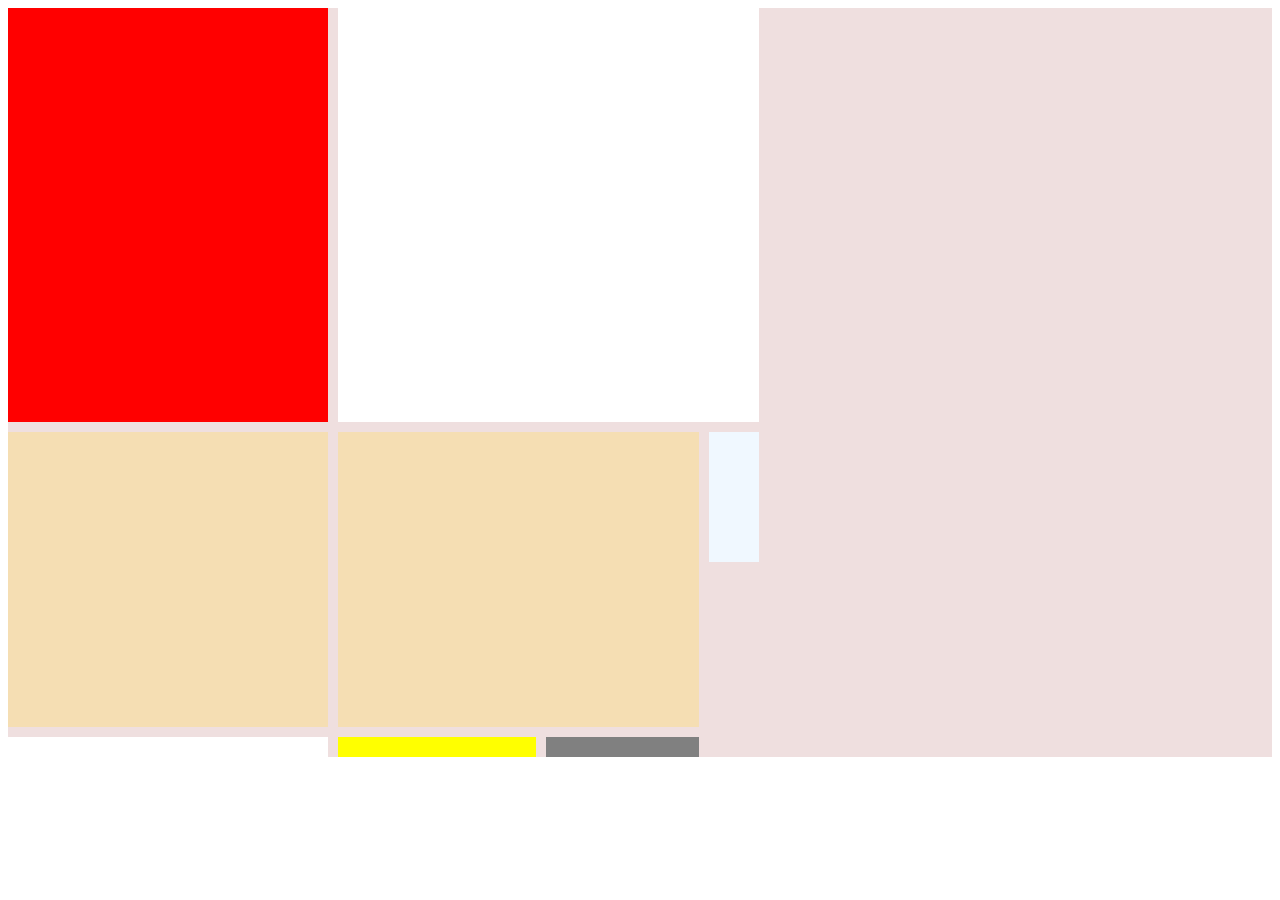
<file: 10.3 Mondrian Project/index.html>
<!DOCTYPE html>
<html lang="en">
  <head>
    <meta charset="UTF-8" />
    <meta name="viewport" content="width=device-width, initial-scale=1.0" />
    <title>Mondrian Project</title>
    <style>
      /*
      Write your CSS here
      Gap Colour: #000
      White: #F0F1EC
      Red: #E72F24
      Black: #232629
      Blue: #004592
      Yellow: #F9D01E


      For dimensions, see dimensions.png image.
      HINT: Remember you can't change the properties of grid lines.
      But grid lines are transparent!
      */
      .container {
        background-color: rgb(239, 223, 223);
        display: grid;
        grid-template-columns: 320px 198px 153px 50px;
        grid-template-rows: 414px 130px 155px 20px;
        gap: 10px;
      }
      .red {
        background-color: red;
      }
      .white1 {
        grid-column: span 3;
        background-color: white;
      }
      .white2 {
        background-color: wheat;
        grid-row: span 2;
      }
      .white3 {
        background-color: wheat;
        grid-column: span 2;
        grid-row: span 2;
      }
      .white4 {
        grid-area: 3/4 / span / span 1;

        background-color: aliceblue;
      }
      .white5 {
        grid-area: 4/1 / span 1 / span 1;
        background-color: white;
      }
      .yellow {
        grid-area: 4/2 / span 1 / span 1;
        background-color: yellow;
      }
      .grey {
        grid-area: 4/3 / span 1 / span 1;
        background-color: grey;
      }
    </style>
  </head>

  <body>
    <div class="container">
      <div class="items red"></div>
      <div class="items white1"></div>
      <div class="items white2"></div>
      <div class="items white3"></div>
      <div class="items white4"></div>
      <div class="items white5"></div>
      <div class="items yellow"></div>
      <div class="items grey"></div>
      <div class="items"></div>
    </div>
  </body>
</html>
</file>
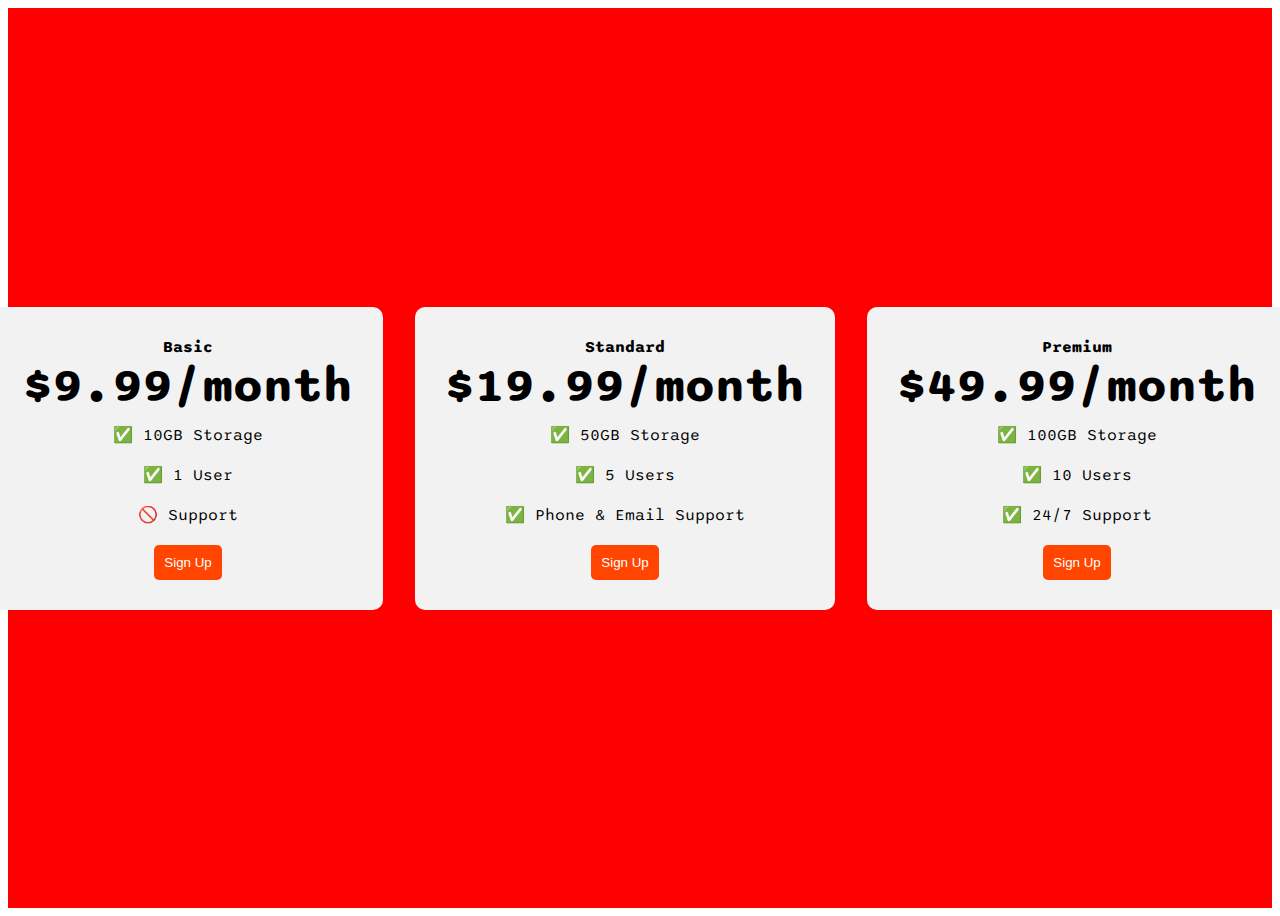
<file: Flexbox Pricing Table/index.html>
<!DOCTYPE html>
<html>

<head>
  <title>Flexbox Pricing Table</title>
  <link rel="preconnect" href="https://fonts.googleapis.com">
  <link rel="preconnect" href="https://fonts.gstatic.com" crossorigin>
  <link href="https://fonts.googleapis.com/css2?family=Sono:wght@400;700&display=swap" rel="stylesheet">
  <style>
    body {
      font-family: 'Sono', sans-serif;
    }
    .pricing-container{
      
      display:flex;
      height: 100vh;
      gap: 2rem;
      justify-content: center;
      align-items: center;
      background-color: red;
      
      
    }
    .plan-title{
      font-weight: bold;
      text-align: center;
    }
    .plan-price{
      font-size: 48px;
      font-weight: bold;
      margin-bottom: 10px;
    }
    .pricing-plan{
      background-color: #f2f2f2;
      padding: 30px;
      border-radius: 10px;
      flex-grow: 1;
      text-align: center;
      max-width: 400px;

    }
    .plan-button{
      background-color: orangered;
      border: none;
      border-radius: 5px;
      color:white;
      padding: 10px;
      

    }
    .plan-features {
      list-style: none;
      padding: 0;
      margin: 0;

    }
    .plan-features li {
      margin-bottom: 20px;
    }
    @media (max-width: 1250px)
    {
     
      .pricing-container {
        flex-direction: column;
        height:100%;
      }
    }
   
  </style>
</head>

<body>
  <div class="pricing-container">
    <div class="pricing-plan">
      <div class="plan-title">Basic</div>
      <div class="plan-price">$9.99/month</div>
      <ul class="plan-features">
        <li>✅ 10GB Storage</li>
        <li>✅ 1 User</li>
        <li>🚫 Support</li>
      </ul>
      <button class="plan-button">Sign Up</a>
    </div>
    <div class="pricing-plan">
      <div class="plan-title">Standard</div>
      <div class="plan-price">$19.99/month</div>
      <ul class="plan-features">
        <li>✅ 50GB Storage</li>
        <li>✅ 5 Users</li>
        <li>✅ Phone &amp; Email Support</li>
      </ul>
      <button class="plan-button">Sign Up</a>
    </div>
    <div class="pricing-plan">
      <div class="plan-title">Premium</div>
      <div class="plan-price">$49.99/month</div>
      <ul class="plan-features">
        <li>✅ 100GB Storage</li>
        <li>✅ 10 Users</li>
        <li>✅ 24/7 Support</li>
      </ul>
      <button class="plan-button">Sign Up</a>
    </div>
  </div>

</body>

</html>
</file>
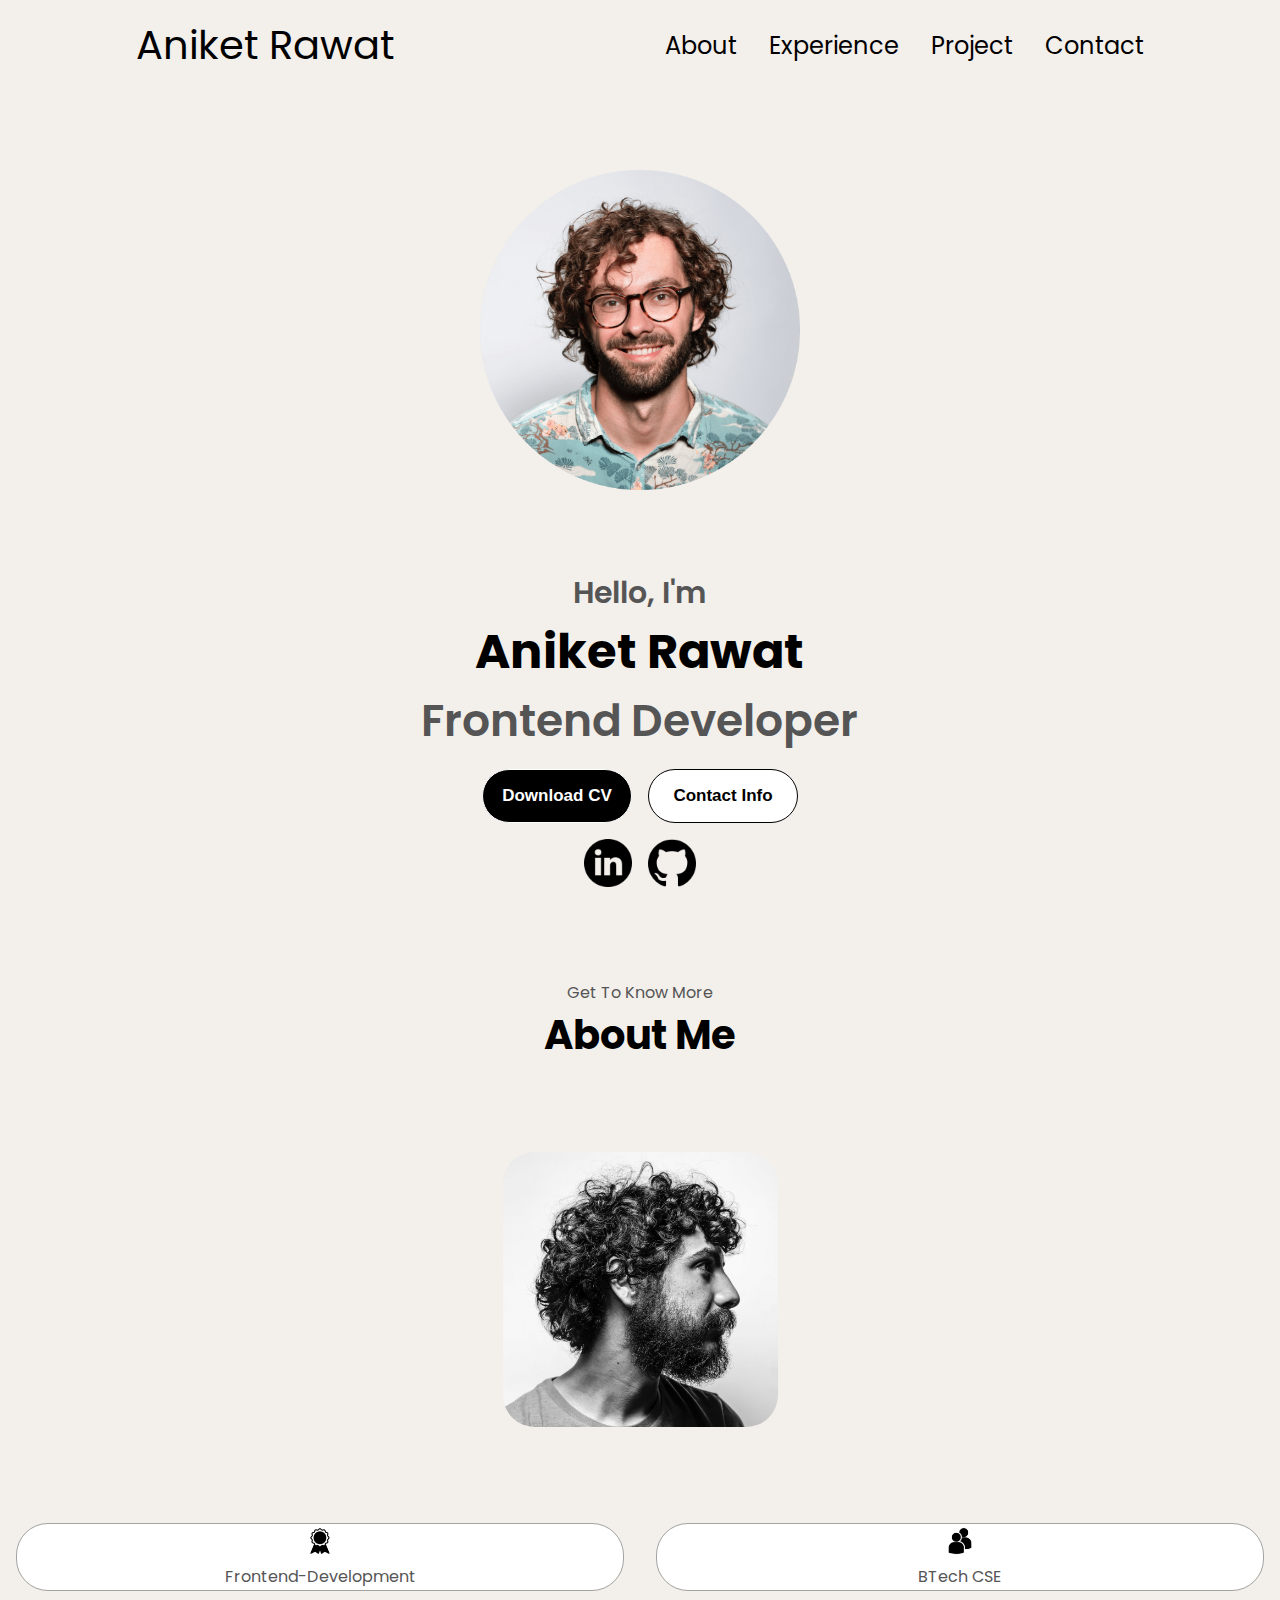
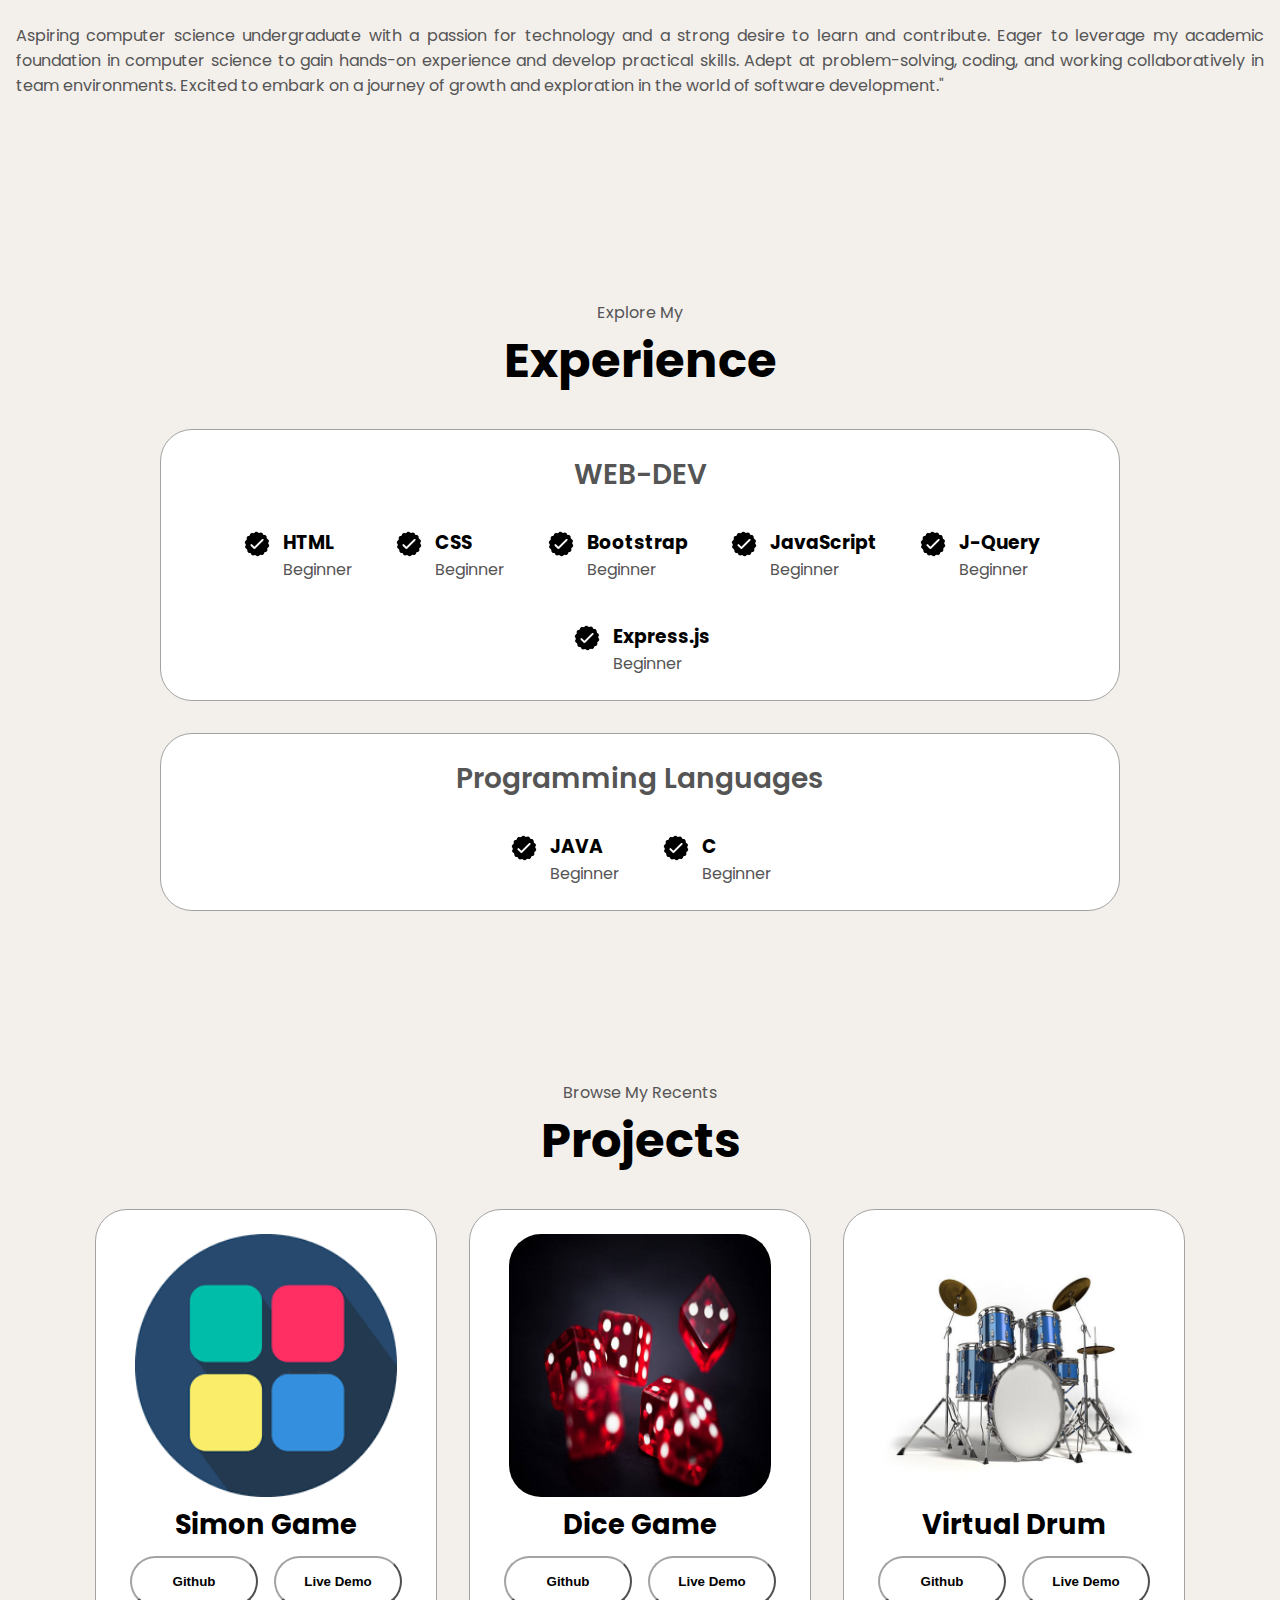
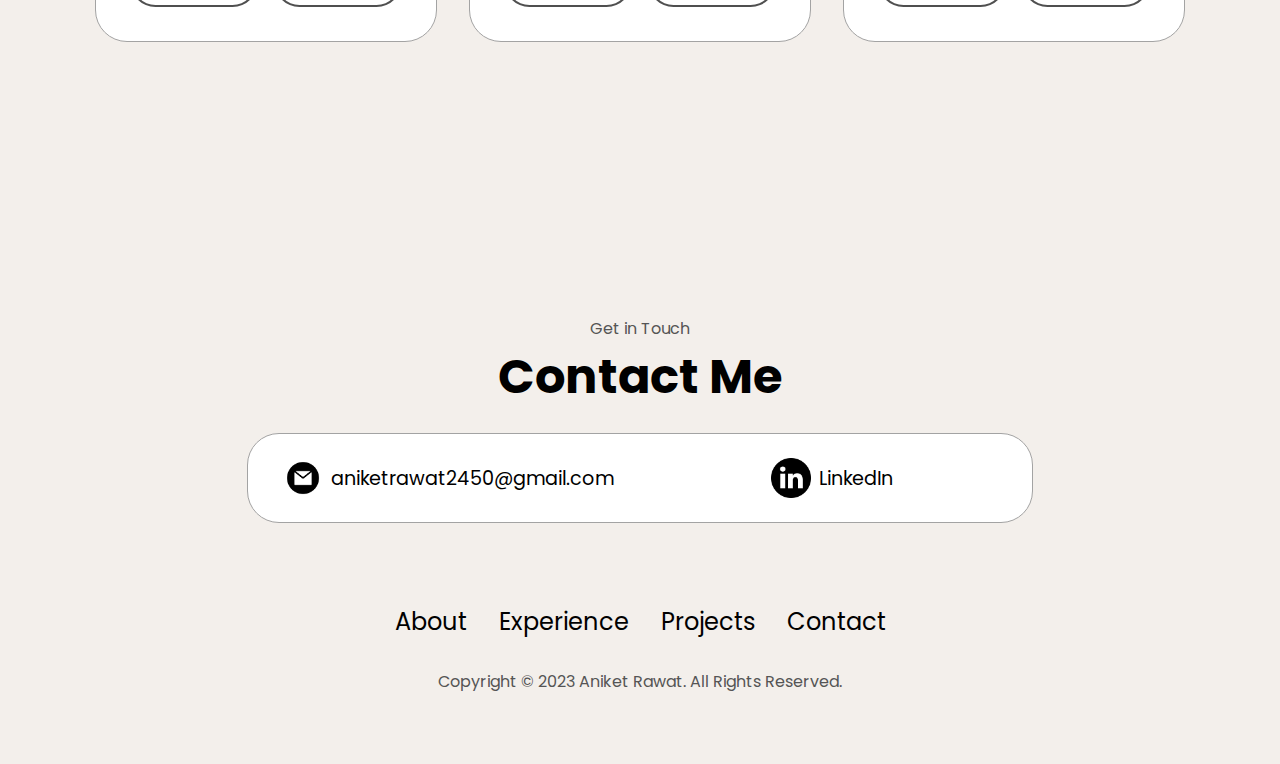
<file: Porfolio-Website/index.html>
<!DOCTYPE html>
<html lang="en">
  <head>
    <meta charset="UTF-8" />
    <meta name="viewport" content="width=device-width, initial-scale=1.0" />
    <title>My portfolio</title>
    <link rel="stylesheet" href="style.css" />
    <link rel="stylesheet" href="mediaqueries.css" />
  </head>
  <body>
    <!-- Navbar -->
    <nav id="desktop-nav">
      <div class="logo">Aniket Rawat</div>
      <div>
        <ul class="nav-links">
          <li><a href="#About-page">About</a></li>
          <li><a href="#experience">Experience</a></li>
          <li><a href="#projects">Project</a></li>
          <li><a href="#contact">Contact</a></li>
        </ul>
      </div>
    </nav>
    <nav id="hamburger-nav">
      <div class="logo">Aniket Rawat</div>
      <div class="hamburger-menu">
        <div class="hamburger-icon" onclick="toggleMenu()">
          <span></span>
          <span></span>
          <span></span>
        </div>

        <div class="menu-links">
          <li><a href="#About-page" onclick="toggleMenu()">About</a></li>
          <li><a href="#experience" onclick="toggleMenu()">Experience</a></li>
          <li><a href="#projects" onclick="toggleMenu()"> Project</a></li>
          <li><a href="#contact" onclick="toggleMenu()">Contact</a></li>
        </div>
      </div>
    </nav>
     <!-- Profile Page -->
     <section id="profile">
      <div class="section-container">
        <div class="section__pic-container">
          <img src="./Asset/profile-pic.png" alt="This is a profile picture" />
        </div>
        <div class="section__text">
          <div class="intro">
            <p class="section__text__p1">Hello, I'm</p>
            <h1 class="title">Aniket Rawat</h1>
            <p class="section__text__p2">Frontend Developer</p>
          </div>
          <div class="btn-container">
            <button
              class="btn btn-color-2"
              onclick="window.open('./Asset/Resume.pdf')"
            >
              Download CV
            </button>
            <button
              class="btn btn-color-1"
              onclick="location.href='./#contact'"
            >
              Contact Info
            </button>
          </div>
          <div id="socials-container">
            <img
              src="./Asset/linkedin.png"
              alt="My LinkedIn Profile"
              class="icon"
              onclick="location.href='https://www.linkedin.com/in/aniket-rawat-a264b3227/'"
            />
            <img
              src="./Asset/github.png"
              alt="My github Profile Profile"
              class="icon"
              onclick="location.href='https://github.com/Aniket2562003/'"
            />
          </div>
        </div>
      </div>
    </section> 
      <!-- About Page  -->
      <section id="About-page"> 
      <p class="p1">Get To Know More</p>
      <h1>About Me</h1>
      <div class="About-Container">
        <div class="About-pic-container">
          <img src="./Asset/about-pic.png" alt="This is an Image" />
        </div>
        <div class="About-Container-intro">
          <div class="About-Container-intro-1">
            <div class="E-C Experience-container">
              <img src="./Asset/experience.png" alt="Logo for experience" />
              <!-- <p>2+ years</p> -->
              <p>Frontend-Development</p>
            </div>
            <div class="E-C Education-Qualification-Container">
              <img src="./Asset/education.png" alt="Education Logo" />
              <p>BTech CSE</p>
              <!-- <p>MTech Masters Degree</p> -->
            </div>
          </div>
          <div class="About-Container-intro-2">
            <p class="p2">
              Aspiring computer science undergraduate with a passion for technology
and a strong desire to learn and contribute. Eager to leverage my
academic foundation in computer science to gain hands-on experience
and develop practical skills. Adept at problem-solving, coding, and
working collaboratively in team environments. Excited to embark
on a journey of growth and exploration in the world of software
development."
            </p>
          </div>
        </div>
      </div>
      <!-- <img onclick="arrow()"
        class="Arrow-symbol"
        src="./Asset/arrow.png"
        alt="This is an arrow symbol."
      /> -->
    </section>   

    <!-- -Experience Section  -->
   <section id="experience">
      <p class="section_text_pq">Explore My</p>
      <h1 class="title">Experience</h1>
      <div class="skills-container">
        <div class="skill-container-1">
          <h1 class="skill-Domain">WEB-DEV</h1>
          <div class="skills">
            <article>
              <div>
                <img
                  class="checkmark-icon"
                  src="./Asset/checkmark.png"
                  alt="This is a checkmark image"
                />
              </div>
              <div>
                <h3>HTML</h3>
                <p>Beginner</p>
              </div>
            </article>
            <article>
              <div>
                <img
                  class="checkmark-icon"
                  src="./Asset/checkmark.png"
                  alt="This is a checkmark image"
                />
              </div>
              <div>
                <h3>CSS</h3>
                <p>Beginner</p>
              </div>
            </article>
            <article>
              <div>
                <img
                  class="checkmark-icon"
                  src="./Asset/checkmark.png"
                  alt="This is a checkmark image"
                />
              </div>
              <div>
                <h3>Bootstrap</h3>
                <p>Beginner</p>
              </div>
            </article>
            <article>
              <div>
                <img
                  class="checkmark-icon"
                  src="./Asset/checkmark.png"
                  alt="This is a checkmark image"
                />
              </div>
              <div>
                <h3>JavaScript</h3>
                <p>Beginner</p>
              </div>
            </article>
            
            <article>
              <div class="checkmark-icon">
                <img
                  class="checkmark-icon"
                  src="./Asset/checkmark.png"
                  alt="This is a checkmark image"
                />
              </div>
              <div>
                <h3>J-Query</h3>
                <p>Beginner</p>
              </div>
            </article>

            <article>
              <div class="checkmark-icon">
                <img
                  class="checkmark-icon"
                  src="./Asset/checkmark.png"
                  alt="This is a checkmark image"
                />
              </div>
              <div>
                <h3>Express.js</h3>
                <p>Beginner</p>
              </div>
            </article>
          </div>
        </div> 

        <div class="skill-container-2">
          <h1 class="skill-Domain">Programming Languages</h1>
          <div class="skills">
            <article>
              <div>
                <img
                  class="checkmark-icon"
                  src="./Asset/checkmark.png"
                  alt="This is a checkmark image"
                />
              </div>
              <div>
                <h3>JAVA</h3>
                <p>Beginner</p>
              </div>
            </article>
            <article>
              <div>
                <img
                  class="checkmark-icon"
                  src="./Asset/checkmark.png"
                  alt="This is a checkmark image"
                />
              </div>
              <div>
                <h3>C</h3>
                <p>Beginner</p>
              </div>
            </article>
            <!-- <article>
              <div>
                <img
                  class="checkmark-icon"
                  src="./Asset/checkmark.png"
                  alt="This is a checkmark image"
                />
              </div>
              <div>
                <h3>HTML</h3>
                <p>Experienced</p>
              </div>
            </article>
            <article>
              <div>
                <img
                  class="checkmark-icon"
                  src="./Asset/checkmark.png"
                  alt="This is a checkmark image"
                />
              </div>
              <div>
                <h3>HTML</h3>
                <p>Experienced</p>
              </div>
            </article>
            <article>
              <div>
                <img
                  class="checkmark-icon"
                  src="./Asset/checkmark.png"
                  alt="This is a checkmark image"
                />
              </div>
              <div>
                <h3>HTML</h3>
                <p>Experienced</p>
              </div>
            </article>
            <article>
              <div class="checkmark-icon">
                <img
                  class="checkmark-icon"
                  src="./Asset/checkmark.png"
                  alt="This is a checkmark image"
                />
              </div>
              <div>
                <h3>HTML</h3>
                <p>Experienced</p>
              </div>
            </article> -->
          </div>
        </div>
      </div> 
    </section> 

    <!-- Projects -->
     <section id="projects">
      <p class="p1">Browse My Recents</p>
      <h1 class="title">Projects</h1>
      <div class="projects-container">
        <div class="project-div project-One">
          <div class="Project-img-container">
            <img class="project-img" src="./Asset/download.png" alt="" />
          </div>
          <h2>Simon Game</h2>
          <div class="projects-container-buttons">
            <button>Github</button>
            <button>Live Demo</button>
          </div>
        </div> 

         <div class="project-div project-Two"> 
          <div class="Project-img-container">
            <img class="project-img" src="./Asset/resize-1697799611769930583gettyimages615668546612x612.jpg" alt="" />
          </div>
          <h2>Dice Game</h2>
          <div class="projects-container-buttons">
            <button>Github</button>
            <button>Live Demo</button>
          </div>
        </div>

        <div class="project-div project-Three">
          <div class="Project-img-container">
            <img class="project-img" src="./Asset/resize-1697799853861558055istockphoto147033398612x612.jpg" alt="" />
          </div>
          <h2>Virtual Drum</h2>
          <div class="projects-container-buttons">
            <button>Github</button>
            <button>Live Demo</button>
          </div>
        </div>


      </div>
    </section>

    <!-- Contact-Section -->
    <section id="contact">
     <div class="contact-container">
      <p>Get in Touch</p>
      <h1 class="title">Contact Me</h1>
      <div class="contact-info">
        <div class="contact-info-container">
          <img  src="./Asset/email.png" alt="Email icon" >
          <p class=" email"><a>aniketrawat2450@gmail.com</a></p>
        </div>
        <div class="contact-info-container">
          <img  src="./Asset/linkedin.png" alt="Email icon" >
          <p class=" Linkedin-link"> <a href="https://www.linkedin.com/in/aniket-rawat-a264b3227/'">LinkedIn</a></p>
        </div>
   
  
      </div>
     </div> 
    </section> 

    <!-- Footer-Page -->
    <footer>
     
        <div class="footer-nav-container">
          <ul class="footer-nav-links">
            <li><a>About</a></li>
            <li><a>Experience</a></li>
            <li><a>Projects</a></li>
            <li><a>Contact</a></li>
          </ul>
        </div>
  
      <p>Copyright © 2023 Aniket Rawat. All Rights Reserved.</p>
    </footer> 
    <script src="script.js"></script>
  </body>
</html>
</file>
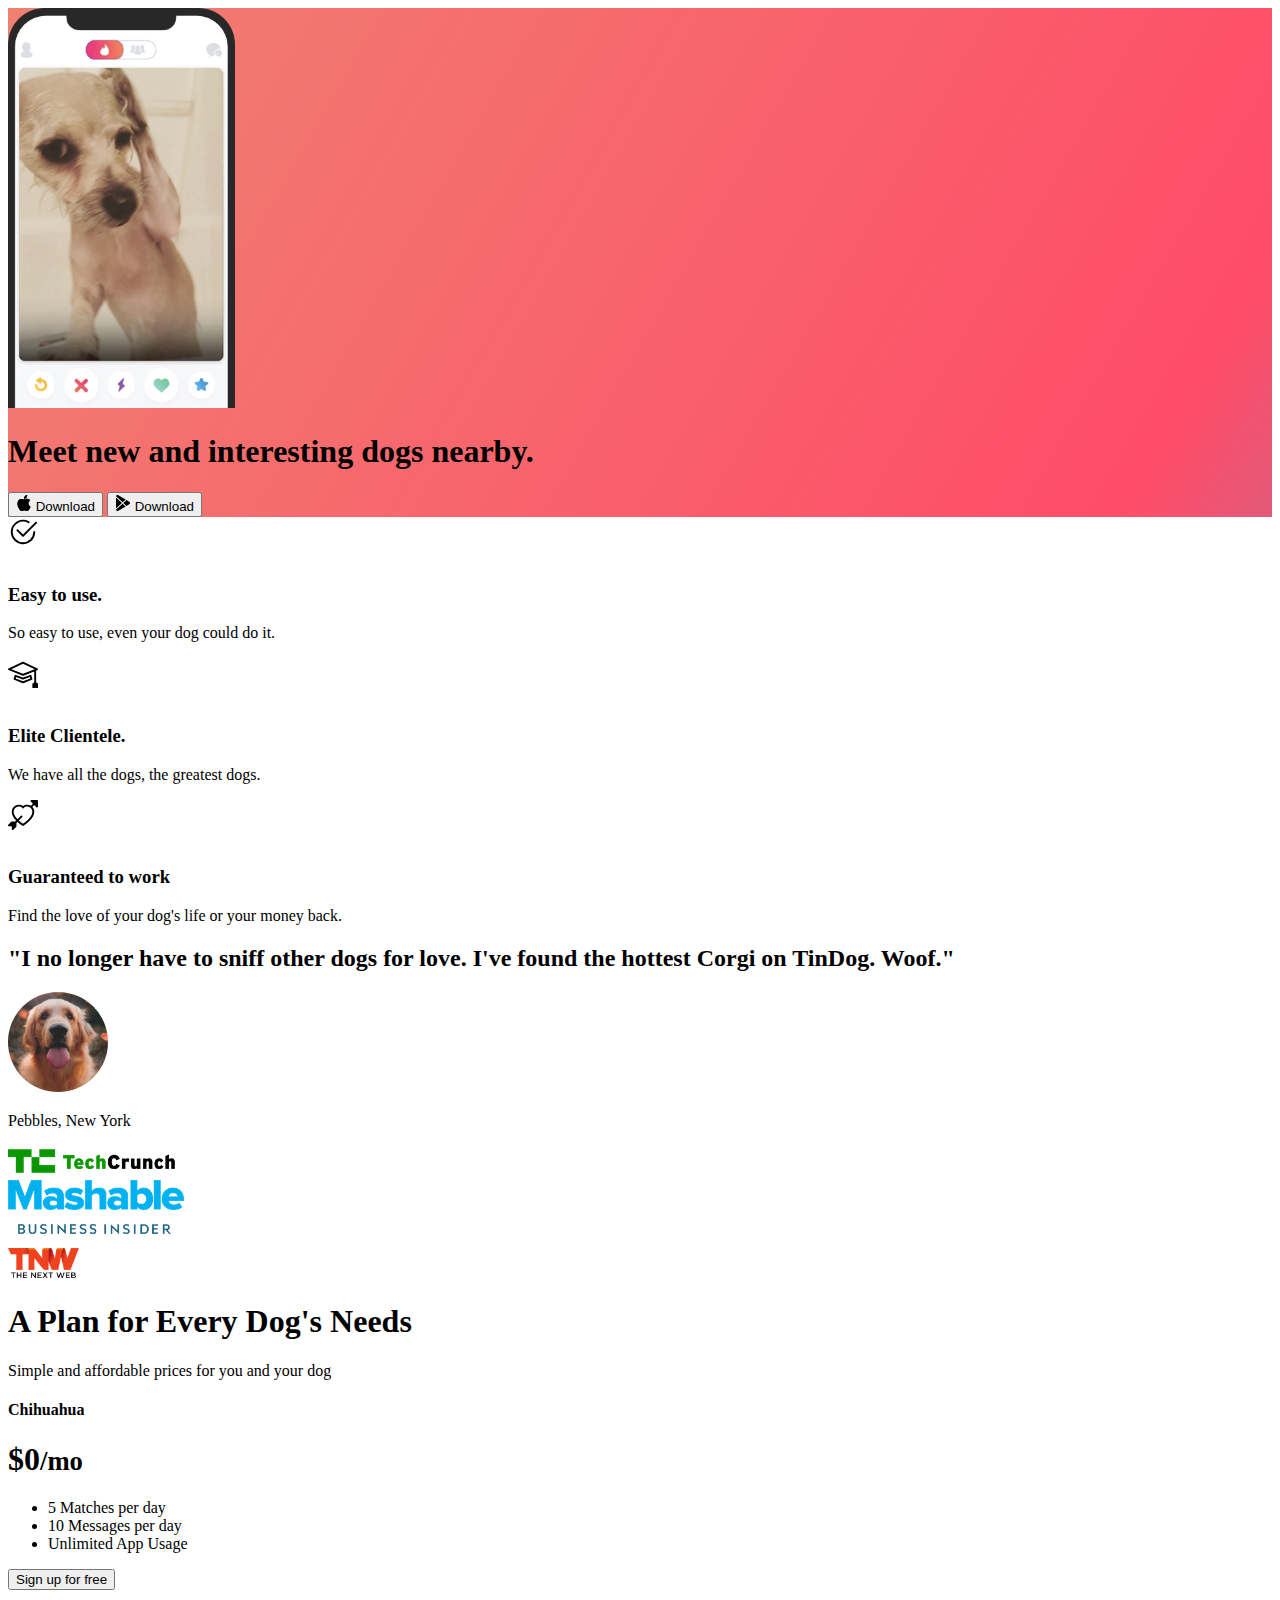
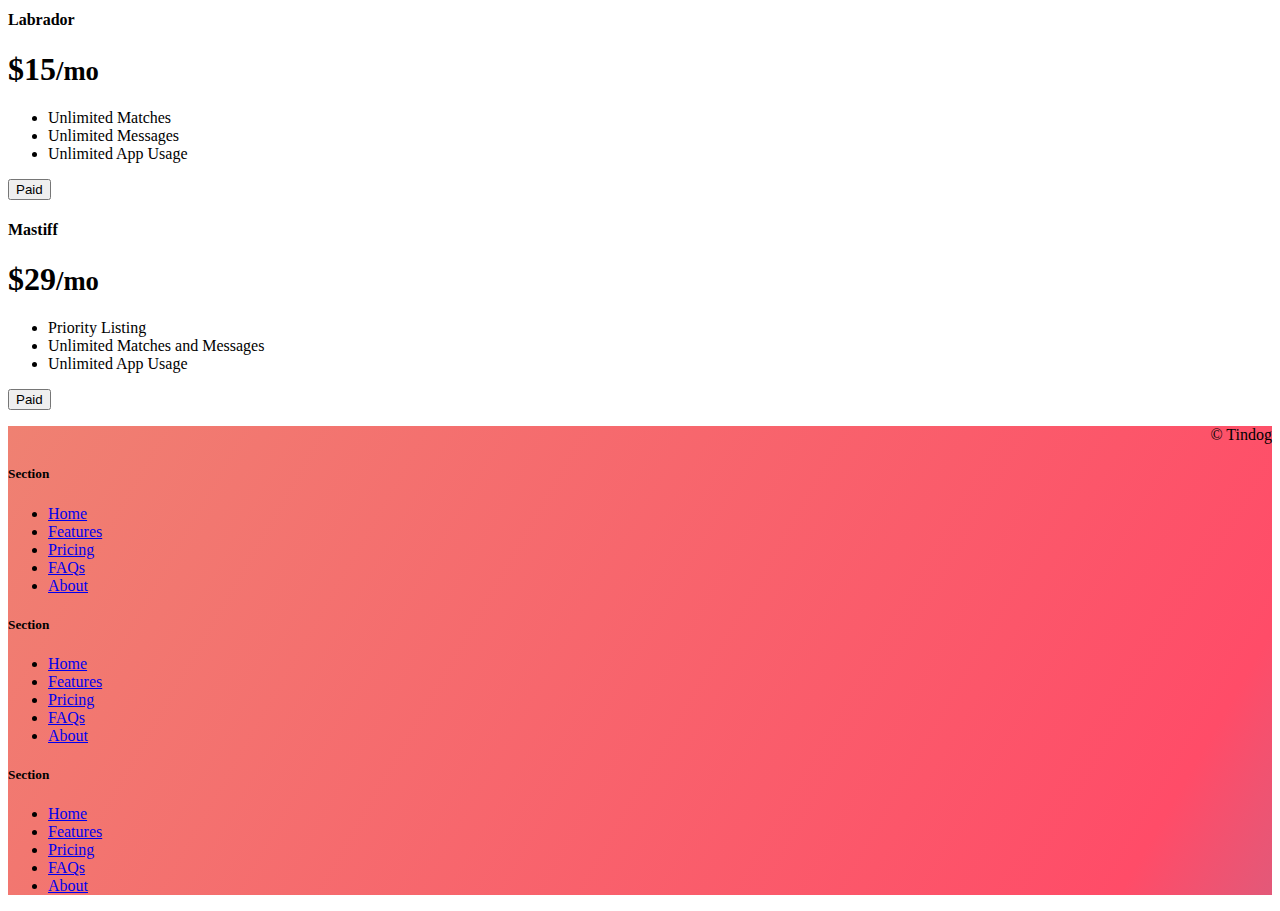
<file: TinDog Project/index.html>
<!DOCTYPE html>
<html lang="en">
  <head>
    <meta charset="UTF-8" />
    <meta name="viewport" content="width=device-width, initial-scale=1.0" />
    <title>TinDog</title>
    <link
      href="https://cdn.jsdelivr.net/npm/bootstrap@5.3.0/dist/css/bootstrap.min.css"
      rel="stylesheet"
      integrity="sha384-9ndCyUaIbzAi2FUVXJi0CjmCapSmO7SnpJef0486qhLnuZ2cdeRhO02iuK6FUUVM"
      crossorigin="anonymous"
    />
    <link rel="stylesheet" href="./css/style.css" />
  </head>

  <body>
    <!-- Title -->
    <section id="title" class="gradient-background">
      <div class="container col-xxl-8 px-4 pt-5">
        <div class="row flex-lg-row-reverse align-items-center g-5 pt-5">
          <div class="mb-0 col-10 col-sm-8 col-lg-6 pt-1">
            <img
              src="./images/iphone.png"
              class="d-block mx-lg-auto img-fluid"
              alt="App demo"
              height="400"
              loading="lazy"
            />
          </div>
          <div class="col-lg-6">
            <h1 class="display-5 fw-bold text-body-emphasis lh-1 mb-3">
              Meet new and interesting dogs nearby.
            </h1>

            <div class="d-grid gap-2 d-md-flex justify-content-md-start">
              <button type="button" class="btn btn-light btn-lg px-4 me-md-2">
                <svg
                  xmlns="http://www.w3.org/2000/svg"
                  width="16"
                  height="16"
                  fill="currentColor"
                  class="bi bi-apple mb-1"
                  viewBox="0 0 16 16"
                >
                  <path
                    d="M11.182.008C11.148-.03 9.923.023 8.857 1.18c-1.066 1.156-.902 2.482-.878 2.516.024.034 1.52.087 2.475-1.258.955-1.345.762-2.391.728-2.43Zm3.314 11.733c-.048-.096-2.325-1.234-2.113-3.422.212-2.189 1.675-2.789 1.698-2.854.023-.065-.597-.79-1.254-1.157a3.692 3.692 0 0 0-1.563-.434c-.108-.003-.483-.095-1.254.116-.508.139-1.653.589-1.968.607-.316.018-1.256-.522-2.267-.665-.647-.125-1.333.131-1.824.328-.49.196-1.422.754-2.074 2.237-.652 1.482-.311 3.83-.067 4.56.244.729.625 1.924 1.273 2.796.576.984 1.34 1.667 1.659 1.899.319.232 1.219.386 1.843.067.502-.308 1.408-.485 1.766-.472.357.013 1.061.154 1.782.539.571.197 1.111.115 1.652-.105.541-.221 1.324-1.059 2.238-2.758.347-.79.505-1.217.473-1.282Z"
                  />
                  <path
                    d="M11.182.008C11.148-.03 9.923.023 8.857 1.18c-1.066 1.156-.902 2.482-.878 2.516.024.034 1.52.087 2.475-1.258.955-1.345.762-2.391.728-2.43Zm3.314 11.733c-.048-.096-2.325-1.234-2.113-3.422.212-2.189 1.675-2.789 1.698-2.854.023-.065-.597-.79-1.254-1.157a3.692 3.692 0 0 0-1.563-.434c-.108-.003-.483-.095-1.254.116-.508.139-1.653.589-1.968.607-.316.018-1.256-.522-2.267-.665-.647-.125-1.333.131-1.824.328-.49.196-1.422.754-2.074 2.237-.652 1.482-.311 3.83-.067 4.56.244.729.625 1.924 1.273 2.796.576.984 1.34 1.667 1.659 1.899.319.232 1.219.386 1.843.067.502-.308 1.408-.485 1.766-.472.357.013 1.061.154 1.782.539.571.197 1.111.115 1.652-.105.541-.221 1.324-1.059 2.238-2.758.347-.79.505-1.217.473-1.282Z"
                  />
                </svg>
                Download
              </button>
              <button type="button" class="btn btn-outline-light btn-lg px-4">
                <svg
                  xmlns="http://www.w3.org/2000/svg"
                  width="16"
                  height="16"
                  fill="currentColor"
                  class="bi bi-google-play mb-1"
                  viewBox="0 0 16 16"
                >
                  <path
                    d="M14.222 9.374c1.037-.61 1.037-2.137 0-2.748L11.528 5.04 8.32 8l3.207 2.96 2.694-1.586Zm-3.595 2.116L7.583 8.68 1.03 14.73c.201 1.029 1.36 1.61 2.303 1.055l7.294-4.295ZM1 13.396V2.603L6.846 8 1 13.396ZM1.03 1.27l6.553 6.05 3.044-2.81L3.333.215C2.39-.341 1.231.24 1.03 1.27Z"
                  />
                </svg>
                Download
              </button>
            </div>
          </div>
        </div>
      </div>
    </section>
    <!-- Features -->
    <section id="features">
      <div class="container px-4 py-5" id="hanging-icons">
       
      <div class="row g-4 py-5 row-cols-1 row-cols-lg-3">
        <div class="col d-flex align-items-start">
          <div
            class="icon-square text-body-emphasis bg-body-secondary d-inline-flex align-items-center justify-content-center fs-4 flex-shrink-0 me-3"
          >
            <svg
              xmlns="http://www.w3.org/2000/svg"
              height="30"
              fill="currentColor"
              class="bi bi-check2-circle"
              viewBox="0 0 16 16"
            >
              <path
                d="M2.5 8a5.5 5.5 0 0 1 8.25-4.764.5.5 0 0 0 .5-.866A6.5 6.5 0 1 0 14.5 8a.5.5 0 0 0-1 0 5.5 5.5 0 1 1-11 0z"
              />
              <path
                d="M15.354 3.354a.5.5 0 0 0-.708-.708L8 9.293 5.354 6.646a.5.5 0 1 0-.708.708l3 3a.5.5 0 0 0 .708 0l7-7z"
              />
            </svg>
          </div>
          <div>
            <h3 class="fs-2 text-body-emphasis">Easy to use.</h3>
            <p>So easy to use, even your dog could do it.</p>
          </div>
        </div>
        <div class="col d-flex align-items-start">
          <div
            class="icon-square text-body-emphasis bg-body-secondary d-inline-flex align-items-center justify-content-center fs-4 flex-shrink-0 me-3"
          >
            <svg
              xmlns="http://www.w3.org/2000/svg"
              height="30"
              fill="currentColor"
              class="bi bi-mortarboard"
              viewBox="0 0 16 16"
            >
              <path
                d="M8.211 2.047a.5.5 0 0 0-.422 0l-7.5 3.5a.5.5 0 0 0 .025.917l7.5 3a.5.5 0 0 0 .372 0L14 7.14V13a1 1 0 0 0-1 1v2h3v-2a1 1 0 0 0-1-1V6.739l.686-.275a.5.5 0 0 0 .025-.917l-7.5-3.5ZM8 8.46 1.758 5.965 8 3.052l6.242 2.913L8 8.46Z"
              />
              <path
                d="M4.176 9.032a.5.5 0 0 0-.656.327l-.5 1.7a.5.5 0 0 0 .294.605l4.5 1.8a.5.5 0 0 0 .372 0l4.5-1.8a.5.5 0 0 0 .294-.605l-.5-1.7a.5.5 0 0 0-.656-.327L8 10.466 4.176 9.032Zm-.068 1.873.22-.748 3.496 1.311a.5.5 0 0 0 .352 0l3.496-1.311.22.748L8 12.46l-3.892-1.556Z"
              />
            </svg>
          </div>
          <div>
            <h3 class="fs-2 text-body-emphasis">Elite Clientele.</h3>
            <p>We have all the dogs, the greatest dogs.</p>
          </div>
        </div>
        <div class="col d-flex align-items-start">
          <div
            class="icon-square text-body-emphasis bg-body-secondary d-inline-flex align-items-center justify-content-center fs-4 flex-shrink-0 me-3"
          >
            <svg
              xmlns="http://www.w3.org/2000/svg"
              height="30"
              fill="currentColor"
              class="bi bi-arrow-through-heart"
              viewBox="0 0 16 16"
            >
              <path
                fill-rule="evenodd"
                d="M2.854 15.854A.5.5 0 0 1 2 15.5V14H.5a.5.5 0 0 1-.354-.854l1.5-1.5A.5.5 0 0 1 2 11.5h1.793l.53-.53c-.771-.802-1.328-1.58-1.704-2.32-.798-1.575-.775-2.996-.213-4.092C3.426 2.565 6.18 1.809 8 3.233c1.25-.98 2.944-.928 4.212-.152L13.292 2 12.147.854A.5.5 0 0 1 12.5 0h3a.5.5 0 0 1 .5.5v3a.5.5 0 0 1-.854.354L14 2.707l-1.006 1.006c.236.248.44.531.6.845.562 1.096.585 2.517-.213 4.092-.793 1.563-2.395 3.288-5.105 5.08L8 13.912l-.276-.182a21.86 21.86 0 0 1-2.685-2.062l-.539.54V14a.5.5 0 0 1-.146.354l-1.5 1.5Zm2.893-4.894A20.419 20.419 0 0 0 8 12.71c2.456-1.666 3.827-3.207 4.489-4.512.679-1.34.607-2.42.215-3.185-.817-1.595-3.087-2.054-4.346-.761L8 4.62l-.358-.368c-1.259-1.293-3.53-.834-4.346.761-.392.766-.464 1.845.215 3.185.323.636.815 1.33 1.519 2.065l1.866-1.867a.5.5 0 1 1 .708.708L5.747 10.96Z"
              />
            </svg>
          </div>
          <div>
            <h3 class="fs-2 text-body-emphasis">Guaranteed to work</h3>
            <p>Find the love of your dog's life or your money back.</p>
          </div>
        </div>
      </div>
    </div>
    </section>
    <!-- Testimonial -->
    <section id="testimonial">
      <div class="my-5">
        <div class="p-5 text-center bg-body-tertiary">
          <div class="container py-5">
            <h2 class="text-body-emphasis">"I no longer have to sniff other dogs for love. I've found the hottest Corgi on TinDog. Woof."
              </h2>
              <img src="./images/dog-img.jpg" class="profile-img mt-5">
            <p class="col-lg-8 mx-auto lead mt-2">
              Pebbles, New York
            </p>
          </div>
          <div class="container">
            <div class="row">
              <div class="col-lg-3 col-sm-12"><img src="./images/techcrunch.png" height="30px"></div>
              <div class="col-lg-3 col-sm-12"><img src="./images/mashable.png" height="30px"></div>
              <div class="col-lg-3 col-sm-12"><img src="./images/bizinsider.png" height="30px"></div>
              <div class="col-lg-3 col-sm-12"><img src="./images/tnw.png" height="30px"></div>
            </div>
          </div>
        </div>
      </div>
     
  </div>
    </section>
    <!-- Pricing -->
    <section id="pricing">
      <div class="pricing-header p-3 pb-md-4 mx-auto text-center">
        <h1 class="display-4 fw-normal text-body-emphasis"> A Plan for Every Dog's Needs</h1>
        <p class="fs-5 text-body-secondary">Simple and affordable prices for you and your dog</p>
      </div>
      <div class="container">
        <div class="row row-cols-1 row-cols-md-3 mb-3 text-center">
          <div class="col">
            <div class="card mb-4 rounded-3 shadow-sm">
              <div class="card-header py-3">
                <h4 class="my-0 fw-normal">Chihuahua</h4>
              </div>
              <div class="card-body">
                <h1 class="card-title pricing-card-title">$0<small class="text-body-secondary fw-light">/mo</small></h1>
                <ul class="list-unstyled mt-3 mb-4">
                  <li>5 Matches per day</li>
                  <li>10 Messages per day</li>
                  <li>Unlimited App Usage</li>
                 
                </ul>
                <button type="button" class="w-100 btn btn-lg btn-outline-primary btn btn-outline-dark">Sign up for free</button>
              </div>
            </div>
          </div>
          <div class="col">
            <div class="card mb-4 rounded-3 shadow-sm">
              <div class="card-header py-3">
                <h4 class="my-0 fw-normal">Labrador</h4>
              </div>
              <div class="card-body">
                <h1 class="card-title pricing-card-title">$15<small class="text-body-secondary fw-light">/mo</small></h1>
                <ul class="list-unstyled mt-3 mb-4">
                  <li> Unlimited Matches </li>
                  <li>Unlimited Messages</li>
                  <li>Unlimited  App Usage</li>
                  
                </ul>
                <button type="button" class="w-100 btn btn-lg btn-primary btn btn-dark ">Paid</button>
              </div>
            </div>
          </div>
          <div class="col">
            <div class="card mb-4 rounded-3 shadow-sm border-primary" >
              <div  class=" bg-dark card-header py-3 text-bg-primary border-primary">
                <h4 class="my-0 fw-normal" >Mastiff</h4>
              </div>
              <div class="card-body">
                <h1 class="card-title pricing-card-title">$29<small class="text-body-secondary fw-light">/mo</small></h1>
                <ul class="list-unstyled mt-3 mb-4">
                  <li> Priority Listing</li>
                  <li>Unlimited Matches and Messages</li>
                  <li>Unlimited  App Usage</li>
                 
                </ul>
                <button type="button" class="w-100 btn btn-lg btn-primary btn btn-dark  ">Paid</button>
              </div>
            </div>
          </div>
        </div>
      </div>
    </section>
    <!-- Footer -->
    <section id="footer" class="gradient-background" >
<div class="container">


      <footer class="row row-cols-1 row-cols-sm-2 row-cols-md-5 py-5 mt-5 ">
        <div class="col mb-3">
         
          <p class=" Tindog text-body-secondary">© Tindog</p>
        </div>
    
        <div class="col mb-3">
    
        </div>
    
        <div class="col mb-3">
          <h5>Section</h5>
          <ul class="nav flex-column">
            <li class="nav-item mb-2"><a href="#" class="nav-link p-0 text-body-secondary">Home</a></li>
            <li class="nav-item mb-2"><a href="#" class="nav-link p-0 text-body-secondary">Features</a></li>
            <li class="nav-item mb-2"><a href="#" class="nav-link p-0 text-body-secondary">Pricing</a></li>
            <li class="nav-item mb-2"><a href="#" class="nav-link p-0 text-body-secondary">FAQs</a></li>
            <li class="nav-item mb-2"><a href="#" class="nav-link p-0 text-body-secondary">About</a></li>
          </ul>
        </div>
    
        <div class="col mb-3">
          <h5>Section</h5>
          <ul class="nav flex-column">
            <li class="nav-item mb-2"><a href="#" class="nav-link p-0 text-body-secondary">Home</a></li>
            <li class="nav-item mb-2"><a href="#" class="nav-link p-0 text-body-secondary">Features</a></li>
            <li class="nav-item mb-2"><a href="#" class="nav-link p-0 text-body-secondary">Pricing</a></li>
            <li class="nav-item mb-2"><a href="#" class="nav-link p-0 text-body-secondary">FAQs</a></li>
            <li class="nav-item mb-2"><a href="#" class="nav-link p-0 text-body-secondary">About</a></li>
          </ul>
        </div>
    
        <div class="col mb-3">
          <h5>Section</h5>
          <ul class="nav flex-column">
            <li class="nav-item mb-2"><a href="#" class="nav-link p-0 text-body-secondary">Home</a></li>
            <li class="nav-item mb-2"><a href="#" class="nav-link p-0 text-body-secondary">Features</a></li>
            <li class="nav-item mb-2"><a href="#" class="nav-link p-0 text-body-secondary">Pricing</a></li>
            <li class="nav-item mb-2"><a href="#" class="nav-link p-0 text-body-secondary">FAQs</a></li>
            <li class="nav-item mb-2"><a href="#" class="nav-link p-0 text-body-secondary">About</a></li>
          </ul>
        </div>
      </footer>
</div>
    </section>
    <script
      src="https://cdn.jsdelivr.net/npm/bootstrap@5.3.0/dist/js/bootstrap.bundle.min.js"
      integrity="sha384-geWF76RCwLtnZ8qwWowPQNguL3RmwHVBC9FhGdlKrxdiJJigb/j/68SIy3Te4Bkz"
      crossorigin="anonymous"
    ></script>
  </body>
</html>
</file>
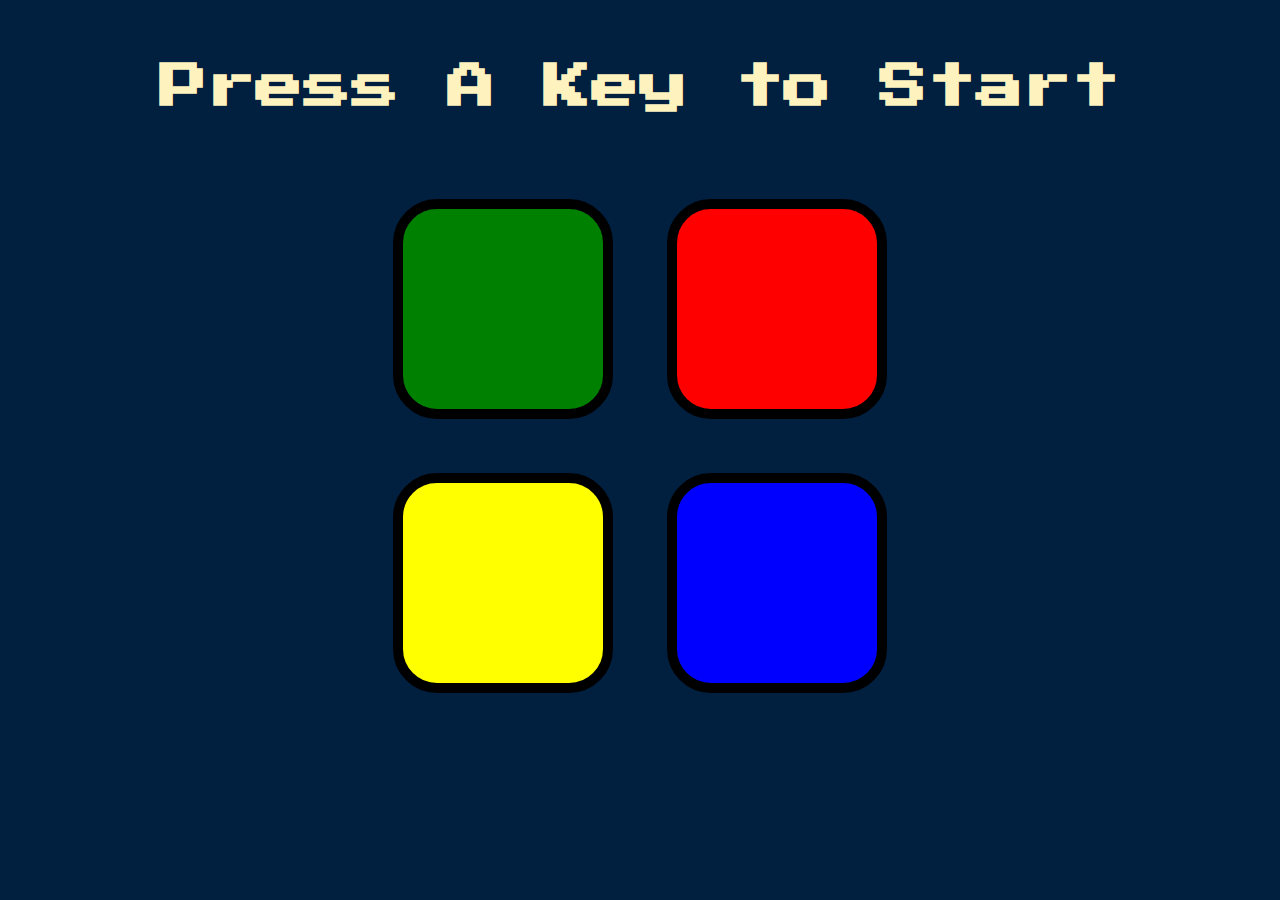
<file: Simon-Game/Simon Game Challenge Starting Files/index.html>
<!DOCTYPE html>
<html lang="en" dir="ltr">

<head>
  <meta charset="utf-8">
  <title>Simon</title>
  <link rel="stylesheet" href="styles.css">
  <link href="https://fonts.googleapis.com/css?family=Press+Start+2P" rel="stylesheet">
</head>

<body>
  <h1 id="level-title">Press A Key to Start</h1>
  <div class="container">
    <div lass="row">

      <div type="button" id="green" class="btn green">

      </div>

      <div type="button" id="red" class="btn red">

      </div>
    </div>

    <div class="row">

      <div type="button" id="yellow" class="btn yellow">

      </div>
      <div type="button" id="blue" class="btn blue">

      </div>

    </div>

  </div>
  <script src="https://ajax.googleapis.com/ajax/libs/jquery/3.7.0/jquery.min.js"></script>
<script src="game.js"> </script>
</body>

</html>
</file>
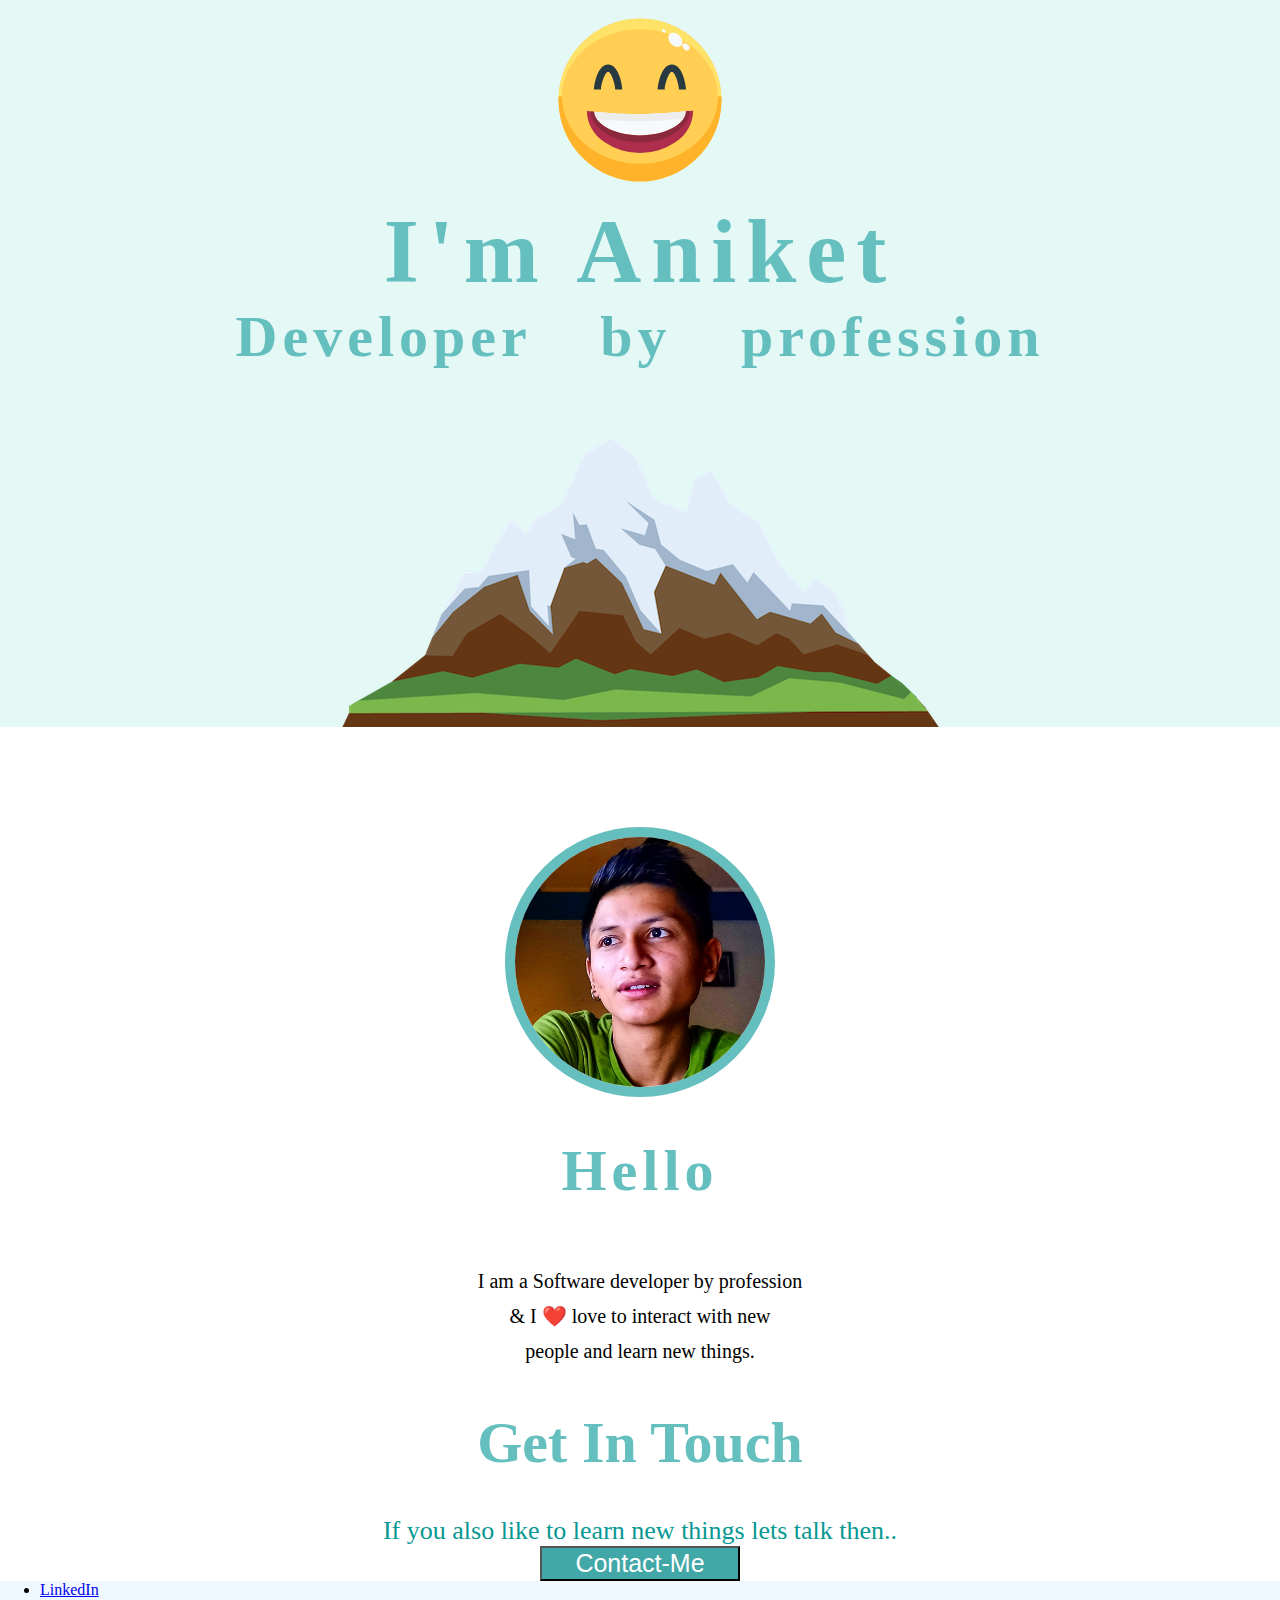
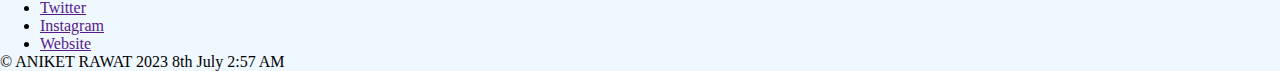
<file: 2ndCapstone Project/Portfolio.html>
<!DOCTYPE html>
<html>
    <head>
        <link href="https://cdn.jsdelivr.net/npm/bootstrap@5.3.0/dist/css/bootstrap.min.css" rel="stylesheet" integrity="sha384-9ndCyUaIbzAi2FUVXJi0CjmCapSmO7SnpJef0486qhLnuZ2cdeRhO02iuK6FUUVM" crossorigin="anonymous">
<link rel="stylesheet" href="Portfolio.css">

    </head>
<body>
    <section id="Section1">

        <div class="Main-container">
            <div class="emoji-container">
                
                <svg  xmlns="http://www.w3.org/2000/svg" viewBox="0 0 48 48"><defs><style>.cls-3{fill:#f6fafd}.cls-4{fill:#273941}</style></defs><g id="_06-haha" data-name="06-haha"><circle cx="24" cy="24" r="23" style="fill:#ffce52"/><path d="M36.99 27.2c.63-.06 1.3-.13 2.01-.2a10.71 10.71 0 0 1-4.94 8.89 17.826 17.826 0 0 1-20.12 0A10.71 10.71 0 0 1 9 27c.59.13 1.27.25 2.02.35C11.35 31.06 17.03 34 24 34c7.07 0 12.8-3.02 12.99-6.8z" style="fill:#ae2d4c"/><path class="cls-3" d="M36.99 27.2C36.8 30.98 31.07 34 24 34c-6.97 0-12.65-2.94-12.98-6.65A113.09 113.09 0 0 0 24 28a119.54 119.54 0 0 0 12.99-.8z"/><path class="cls-4" d="M37 21h-2c0-1.569-1.142-5-2-5s-2 3.431-2 5h-2c0-.832.845-7 4-7s4 6.168 4 7zM19 21h-2c0-1.569-1.142-5-2-5s-2 3.431-2 5h-2c0-.832.845-7 4-7s4 6.168 4 7z"/><path d="M24 4c12.15 0 22 8.507 22 19h.975a23 23 0 0 0-45.95 0H2C2 12.507 11.85 4 24 4z" style="fill:#ffe369"/><path d="M46 23c0 10.493-9.85 19-22 19S2 33.493 2 23h-.975c-.014.332-.025.665-.025 1a23 23 0 0 0 46 0c0-.335-.011-.668-.025-1z" style="fill:#ffb32b"/><ellipse class="cls-3" cx="37" cy="9" rx=".825" ry="1.148" transform="rotate(-45.02 37 9)"/><ellipse class="cls-3" cx="30.746" cy="4.5" rx=".413" ry=".574" transform="rotate(-45.02 30.745 4.5)"/><ellipse class="cls-3" cx="34" cy="7" rx="1.65" ry="2.297" transform="rotate(-45.02 34 7)"/><path d="M36.3 29.266a4.247 4.247 0 0 0 .69-2.066A119.54 119.54 0 0 1 24 28a113.09 113.09 0 0 1-12.98-.65 4.377 4.377 0 0 0 .806 2.1A121.226 121.226 0 0 0 24 30a115.21 115.21 0 0 0 12.3-.734z" style="fill:#ededed"/><path d="M24 36c7.57 0 13.709-3.944 13.993-8.9l-1 .1C36.8 30.98 31.07 34 24 34c-6.969 0-12.648-2.939-12.98-6.648a39.11 39.11 0 0 1-1.02-.154C10.356 32.109 16.48 36 24 36z" style="fill:#8a293d"/></g></svg>
            </div>
            <h1 class="Text1">I'm Aniket</h1>
            <p class="Text2">Developer by profession</p>
            <div class="Mountain">
                <img src="./Images/mountain.png">
                
            </div>
        </div>

    </section>
    <section id="2nd-Section">
       <div class="middle-div">
            <div class="Profile">
               <img class="Profile-Photo" src="./Images/1688759580534.jpg">
               <h1 class="Hello"> Hello</h1>
               <p class="Intro">I am a Software developer by profession<br> & I ❤️ love to interact with new <br>people and learn new things.</p>

            </div>

            <div class="Skills">
                 <div class="Contact">
                   <h1 >Get In Touch</h1>
                   <p>If you also like to learn new things lets talk then..</p>
                   <div class="Button-container">
                     <button type="button" class="btn btn-info Button">Contact-Me</button>
                   </div>
                 </div>
            </div>

      </div>
    </section>

    <section id="Bottom-Container">
        
            <footer class="py-3 mt-4 footer">
              <ul class="nav justify-content-center border-bottom pb-3 mb-3">
                <li class="nav-item"><a href="www.linkedin.com/in/aniket-rawat-a264b3227" class="nav-link px-2 text-body-secondary">LinkedIn</a></li>
                <li class="nav-item"><a href="" class="nav-link px-2 text-body-secondary">Twitter</a></li>
                <li class="nav-item"><a href="" class="nav-link px-2 text-body-secondary">Instagram</a></li>
                <li class="nav-item"><a href="" class="nav-link px-2 text-body-secondary">Website</a></li>
                
              </ul>
              <p class="text-center text-body-secondary">© ANIKET RAWAT 2023 8th July 2:57 AM </p>
            </footer>
          
    </section>
</body>
</html>
</file>
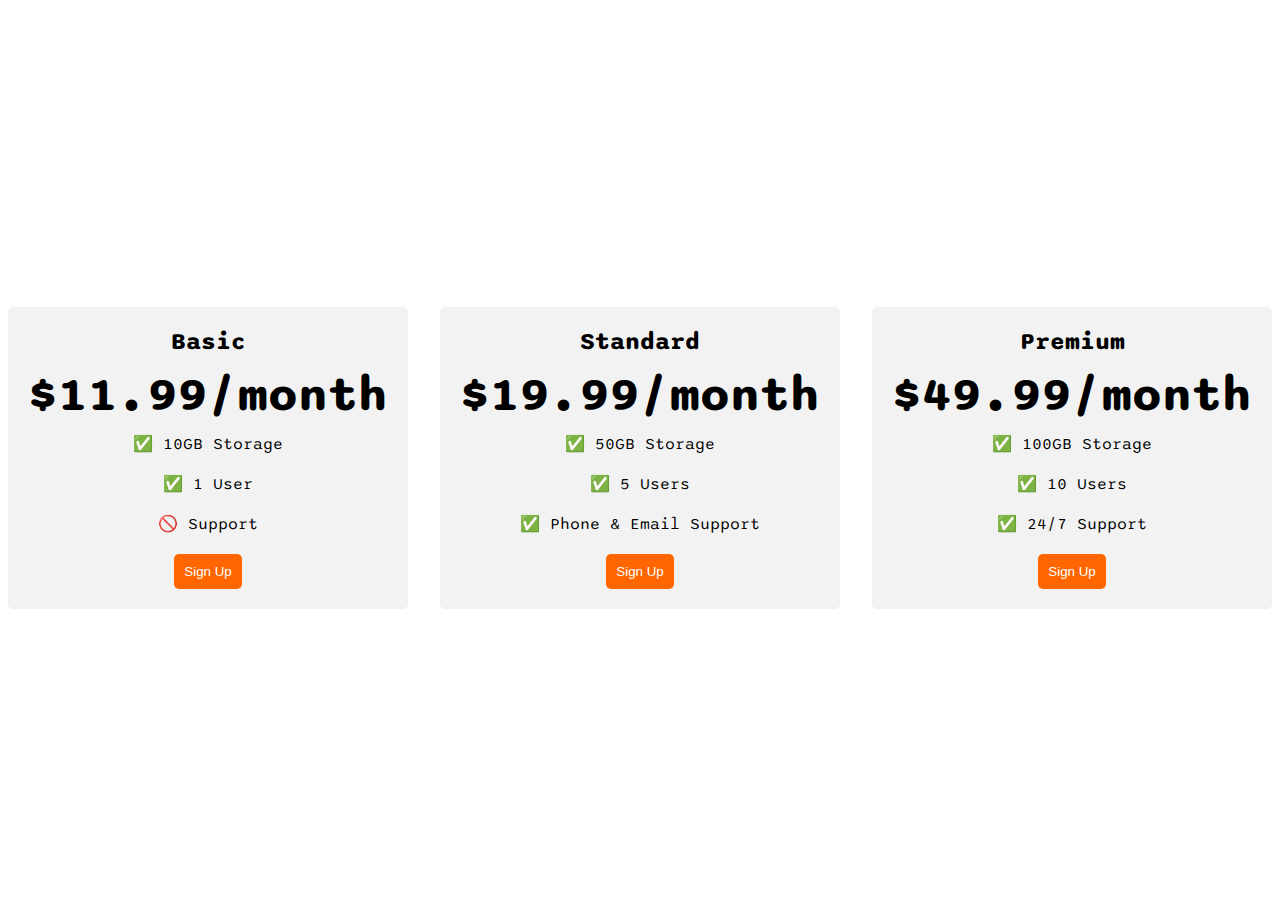
<file: Flexbox Pricing Table/solution.html>
<!DOCTYPE html>
<html>

<head>
  <title>Flexbox Pricing Table</title>
  <link rel="preconnect" href="https://fonts.googleapis.com">
  <link rel="preconnect" href="https://fonts.gstatic.com" crossorigin>
  <link href="https://fonts.googleapis.com/css2?family=Sono:wght@400;700&display=swap" rel="stylesheet">
  <style>
    body {
      font-family: 'Sono', sans-serif;
    }

    .pricing-container {
      display: flex;
     
      justify-content: center;
      align-items: center;
      height: 100vh;
      gap: 2rem;
    }

    .pricing-plan {
      flex: 1;
      max-width: 400px;
      padding: 20px;
      background-color: #f2f2f2;
      border-radius: 5px;
      text-align: center;
    }

    .plan-title {
      font-size: 24px;
      font-weight: bold;
      margin-bottom: 10px;
    }

    .plan-price {
      font-size: 48px;
      font-weight: bold;
      margin-bottom: 10px;
    }

    .plan-features {
      list-style: none;
      padding: 0;
      margin: 0;
    }

    .plan-features li {
      margin-bottom: 20px;
    }

    .plan-button {
      padding: 10px;
      background-color: #ff6600;
      color: #fff;
      border-radius: 5px;
      border: none;
    }

    @media (max-width: 1250px) {
      .pricing-container {
        flex-direction: column;
        height: 100%;
      }
    }
  </style>
</head>

<body>
  <div class="pricing-container">
    <div class="pricing-plan">
      <div class="plan-title">Basic</div>
      <div class="plan-price">$11.99/month</div>
      <ul class="plan-features">
        <li>✅ 10GB Storage</li>
        <li>✅ 1 User</li>
        <li>🚫 Support</li>
      </ul>
      <button class="plan-button">Sign Up</a>
    </div>
    <div class="pricing-plan">
      <div class="plan-title">Standard</div>
      <div class="plan-price">$19.99/month</div>
      <ul class="plan-features">
        <li>✅ 50GB Storage</li>
        <li>✅ 5 Users</li>
        <li>✅ Phone &amp; Email Support</li>
      </ul>
      <button class="plan-button">Sign Up</a>
    </div>
    <div class="pricing-plan">
      <div class="plan-title">Premium</div>
      <div class="plan-price">$49.99/month</div>
      <ul class="plan-features">
        <li>✅ 100GB Storage</li>
        <li>✅ 10 Users</li>
        <li>✅ 24/7 Support</li>
      </ul>
      <button class="plan-button">Sign Up</a>
    </div>
  </div>

</body>

</html>
</file>
<file: Porfolio-Website/style.css>
@import url('https://fonts.googleapis.com/css2?family=Poppins:wght@300;400;500;600&display=swap');

 html{
    scroll-behavior: smooth;
 }
  
*{
    margin: 0;
    padding: 0;
}
body{
    font-family: 'Poppins', sans-serif;
    background-color: #f3efeb;
}

p{
    color: rgb(85,85,85);
}


a,.btn{
    transition: all 300ms ease;
}

a{
    color: inherit;
    cursor: pointer;
    text-decoration: none;

}
a:hover{
    color: grey;
    text-decoration: underline;
    text-underline-offset: 1rem;
    text-decoration-color: grey;
}
/*1.Desktop nav*/


nav,.nav-links{
    display: flex;
    

}
nav{ 
    /* background-color: yellow; */
    justify-content: space-around;
    align-items:center;
    height: 10vh;
    /* background-color: yellow; */
}
.nav-links{
/* background-color: red; */
gap: 2rem;
list-style: none;
font-size: 1.5rem;
}


.logo{
    font-size: 2.5rem;
}
.logo:hover{
    cursor: default;
}

/*2.hamburger menu*/


#hamburger-nav{
    display: none ;
}
.hamburger-menu{
    /* background-color: red; */
    position: relative;
    display: inline-block;
}
.hamburger-icon{
    /* background-color: pink; */
    display: flex;
    flex-direction: column;
    justify-content: space-between;
    height: 24px;
    width: 30px;
    cursor: pointer;
   

}
.hamburger-icon span{
    width: 100%;
    height: 2px;
    background-color: rgb(98, 92, 92);
    transition: all 0.3 ease-in-out;
    
}
.menu-links{
    /* background-color: blue; */
    position: absolute;
    top: 100%;
    right: 0;
    background-color: white;
    width: fit-content;
    max-height: 0;
    overflow: scroll;
    transition: all  0.3 ease-in-out;
}
.menu-links a{
    display: block;
    padding: 6px;
    text-align: center;
    font-size: 1.5rem;
    color: white;
    text-decoration: none;
    transition: all  0.3 ease-in-out;

}
.menu-links li{
    list-style: none;


}
.menu-links.open{
    /* background-color: yellow; */
    background-color: black;
    border-radius: 20%;
    max-height: 100px;
    width: 300px;


}
.hamburger-icon.open span:first-child{
    transform: rotate(45deg) translate(10px,5px);

}
.hamburger-icon.open span:nth-child(2){
    opacity: 0;
   

}
.hamburger-icon.open span:last-child{
    transform: rotate(-45deg) translate(10px,-5px);

}
.hamburger-icon span:first-child
{
    transform: none;
}
.hamburger-icon span:first-child
{
    opacity: 1;
}
.hamburger-icon span:first-child
{
    transform: none;
}

/*3.Sections*/
#profile{
    /* background-color: skyblue; */
    margin-left: 10rem;
    margin-right: 10rem;
    margin-bottom: 90px;
    height: 35rem;
    margin-top: 5rem;
   
}
.section-container{
   
    display: flex;
    flex-direction: row;
    justify-content: center;
    align-items: center;
    /* background-color: red; */
   
  
    gap: 5rem;
    margin: 0;
   
    
    
}
.section__pic-container{
   width:450px;
   height: 450px;
   margin: 0;
   padding: 0;
   /* background-color: yellow; */
    
   
    

}
.section__pic-container img{
    width: 100%;
    margin-left: auto;
    margin-right: auto;
}
.section__text{
    /* background-color: violet; */
    
    align-items: center;
}
#socials-container{
    
    display: flex;
    justify-content: center;
    margin-top: 1rem;
    gap: 1rem;
}
#socials-container img{
    height: 3rem;
    cursor: pointer;
}
.section__text__p1{
   
    font-weight: 600;
    text-align: center;
    font-size: 30px;
}
.title{
   
    font-size: 48px;
    text-align: center;
    font-weight: bold;
}
.section__text__p2{
   
    font-weight: 600;
    font-size: 2.75rem;
    margin-bottom: 1rem;
    text-align: center;
}
.btn-container{
    display: flex;
    justify-content: center;
    gap: 1rem;
}

.btn-color-1{
    
    background: none;
    color: black;
    align-items: center;
    font-weight: 600;
    transition: all 300ms ease;
    padding: 1rem;
    border: 1px solid;
    width: 50%;
    border-radius: 2rem;
    font-size: 17px;
    cursor: pointer;
   background-color: white;
}

.btn-color-2{
    background-color: black;
    color: white;
    align-items: center;
    font-weight: 600;
    transition: all 300ms ease;
    padding: 1rem;
    border: 1px solid;
    width: 50%;
    border-radius: 2rem;
    font-size: 17px;
    cursor: pointer;
   
}
.btn-color-2:active{
    opacity: 0.5;
}
.btn-color-1:active{
    opacity: 0.5;
}
/* About-Page Section */
#About-page{
    /* background-color: skyblue; */
    margin-left: 10rem;
    margin-right: 10rem;
    height: 35rem;
    position: relative;
}
.p1{
    text-align: center;
}
#About-page h1{
    text-align: center;
    font-size: 40px;
  
}
.About-Container{
    
    gap: 4rem;
    height: 35rem;
    /* background-color: red; */
    display: flex;
 
    
}
.About-pic-container{
  
    /* background-color: skyblue; */
    display: flex;
    margin-top: auto;
    margin-bottom: auto;
    height: 400px;
    width: 400px;
}
.About-pic-container img{
    border-radius: 2rem;
}
.About-Container-intro{
    /* background-color: skyblue; */
    display: flex;
    flex-direction: column;
    justify-content: center;
   
}
.About-Container-intro-1{
 display: flex;
 /* background-color: violet; */
 gap: 2rem;
 margin-bottom: 2rem;
 margin-top: 2rem;
}
.E-C{
    padding: 1.5rem;
    flex: 1;
    background: white;
    border-radius: 2rem;
    border: rgb(53, 53, 53) 0.1rem solid;
    border-color: rgb(163, 163, 163);
    text-align: center;

}
.E-C img{
    cursor: pointer;
    height: 2rem;
}
.p2{
    text-align: justify;
}
.Arrow-symbol{
    position: absolute;
    right: -6rem;
    bottom: 2.5rem;
    cursor: pointer;
    height: 2rem;
}
/* Experience-Section */
#experience{
  
    margin-top: 200px;
    /* background-color: yellow; */
    position: relative;
    margin-bottom: 90px;
    padding-bottom: 20px;
    height: 35rem;
    margin-left: 10rem;
    margin-right: 10rem;
    
    
}
.section_text_pq{
    text-align: center;
}
.skills-container{
    display: flex;
    flex-direction: column;
    /* background-color: skyblue; */
    gap: 2rem;
    margin-bottom: 2rem;
    margin-top: 2rem;


}
.skill-Domain{
    color: rgb(85, 85, 85);
    font-weight: 600;
    font-size: 1.75rem;
    margin-bottom: 2rem;
}
.checkmark-icon{
    height: 2rem;
   
}
.skill-container-1{
text-align: center;
/* background-color: aqua; */
display: flex;
flex-direction: column;
padding: 1.5rem;
background: white;
border-radius: 2rem;
border: rgb(53, 53, 53) 0.1rem solid;
border-color: rgb(163, 163, 163);
text-align: center;
}
.skills{
    /* background-color:yellow ; */
    display: flex;
    text-align: initial;
    flex-wrap: wrap;
    flex-direction: row;
    gap: 2.5rem;
    justify-content: center;
}
.skill-container-2{
text-align: center;
/* background-color: aqua; */
display: flex;
flex-direction: column;
padding: 1.5rem;
background: white;
border-radius: 2rem;
border: rgb(53, 53, 53) 0.1rem solid;
border-color: rgb(163, 163, 163);
text-align: center;
    }
article{
    display: flex;
    gap: 10px;
}
#projects{
    
    margin-top: 200px;
    /* background-color: yellow; */
    position: relative;
    margin-bottom: 90px;
    padding-bottom: 20px;
    height: 45rem;
    margin-left: 10rem;
    margin-right: 10rem;
}
.project-img{
    border-radius: 2rem;
    width: 90%;
    height: 90%;
}
.projects-container{
    gap: 2rem;
    margin-top: 2rem;
    display: flex;
    justify-content: center;
    /* background-color: red; */
}
.project-div{
   
    width: 20rem;
    padding: 1.5rem;
    background: white;
    /* background-color: skyblue; */
    border-radius: 2rem;
    border: rgb(53, 53, 53) 0.1rem solid;
    border-color: rgb(163, 163, 163);
    text-align: center;
}
.project-div h2{
    font-size: 1.7rem;
}
.projects-container-buttons{
    padding: 10px;
    display: flex;
    justify-content: center;
    gap: 1rem;
    /* background-color: yellow; */
}
.projects-container-buttons button{
    color: black;
    border-color: rgb(163, 163, 163);
    background: white;
    font-weight: 600;
    transition: all 300ms ease;
    padding: 1rem;
    width: 8rem;
    border-radius: 2rem;
    cursor: pointer;

}
.projects-container-buttons button:hover{
    color: white;
    border-color: rgb(163, 163, 163);
    background:black;
    font-weight: 600;
    transition: all 600ms ease;
    padding: 1rem;
    width: 8rem;
    border-radius: 2rem;
    cursor: pointer;
    border-color: red;

}
#contact{
    margin-left: 10rem;
    margin-right: 10rem;
    
    height: 18rem;
    /* background-color: red; */
}
#contact p{
    text-align: center;
}
.contact-container{
    /* background-color: blue; */
    margin-top: 6rem;
}
.contact-info{
    background-color: white;
    display: flex;
    justify-content: center;
    border-radius: 2rem;
    border: rgb(53, 53, 53) 0.1rem solid;
    border-color: rgb(163, 163, 163);
    background: (250, 250, 250);
    width: 80%;
    padding: 0.5rem;
    margin-left: auto;
    margin-right: auto;
    margin-top: 20px;
    
}
.contact-info-container{
    width: 50%;
    display: flex;
    align-items: center;
    justify-content: center;
    gap: .5rem;
    margin: 1rem;
    /* background-color: wheat; */
   
    /* background-color: red; */
}
.contact-info-container img{
    height: 2.5rem;
   
}
.email{
    font-size: larger;
    color: rgb(85, 85, 85);
}
.email a{

    cursor: pointer;
    color: black;
    text-decoration: none;
    /* text-decoration-color:white ; */
    transition: all 300ms ease;
}
.email a:hover{
 
    color: grey;
    text-decoration: underline;
 
}

.Linkedin-link{
    font-size: larger;
    color: rgb(85, 85, 85);
}
.Linkedin-link a{
    cursor: pointer;
    color: black;
    text-decoration: none;
    /* text-decoration-color:white ; */
    transition: all 300ms ease;
}
.Linkedin-link a:hover{
    color: grey;
    text-decoration: underline;
}

.hovereffect:hover{
color: beige;
}
footer{
    /* background-color: red; */
   height: 10rem;
    margin-left: 10rem;
    margin-right: 10rem;
    /* background-color: skyblue; */
}
footer nav{
    /* background-color: yellow; */
    display: flex;
    height: 5rem;
    justify-content: space-around;
    align-items: center;
   
}
.footer-nav-container{
   
    /* background-color: white; */
}
.footer-nav-links{
    display: flex;
    gap: 2rem;
   justify-content: center;
    list-style: none;
    font-size: 1.5rem;
    margin-bottom: 30px;
    
}
a{
    color: black;
    text-decoration: none;
    /* text-decoration-color: white; */
}
footer p{
    text-align: center;
    color: rgb(85,85,85);
}
</file>
<file: Porfolio-Website/mediaqueries.css>
@media only screen and (max-width: 1200px) {
   #desktop-nav{
    display: none;
   }
   #hamburger-nav{
    display: flex;
   
    
}
footer{
    margin-left: 1rem;
    margin-right: 1rem;
}
#projects{
    margin-top: 1rem;
    height: 100rem;
    margin-left: 1rem;
    margin-right: 1rem;
}
.projects-container{
    
    display: flex;
    justify-content: center;
    flex-wrap: wrap;
}

.skills{
    justify-content: start;
}
.Arrow-symbol{
       display: none; 
}
#experience{
    height: 60rem;
    margin-left: 1rem;
    margin-right: 1rem;
   
}
.contact-info{
    width: 95%;
    display: flex;
    flex-direction: column;
    justify-content: center;
    align-items: center;
}
#contact{
    margin-left: 1rem;
    margin-right: 1rem;
}
}
@media only screen and (max-width: 1300px) {
    .section-container{
        display: flex;
        flex-direction: column;
    }
    .section__pic-container{
        width:320px;
        height: 320px;
        /* background-color: yellow; */
     }
     
    .section__text{
        /* background-color: red; */
        width: 80%;
        
    }
    #profile{
        /* background-color: skyblue; */
        margin-left: 1rem;
        margin-right: 1rem;
       
        height: 45rem;
       
    }
    .btn{
       
        width: 150px;
    }
   
    #About-page{
        margin-left: 1rem;
        margin-right: 1rem;
      
        height: 45rem;
    }
    .E-C{
        padding: 1px;
    }
    .About-Container{
        display: flex;
        flex-direction: column;
        justify-content: center;
        align-items: center;
    }
   .About-pic-container{
    /* background-color: skyblue; */
    display: flex;
    justify-content: center;
    margin-top: 10rem;
   }
   .About-pic-container img{
    width: 275px;
    height: 275px;
    
   }
 }
 @media only screen and (max-width: 561px) {
    #projects{
      margin-top: 30rem;
    }
    footer{
        /* background-color: red; */
       height: 20rem;
       
        
    }
    footer p{
        font-size: 14px;
       
  
        
    }
    .footer-nav-links{
       flex-direction: column;
        justify-content: center;
        align-items: center;
        
        
    }
    footer nav{
        /* background-color: yellow; */
        display: flex;
        height: 15rem;
        justify-content: space-around;
        align-items: center;
       
    }
    .About-Container{
        height: 40rem;
    }
    .section__pic-container{
        width:275px;
        height: 275px;
        /* background-color: yellow; */
     }
     .About-pic-container{
   
        /* background-color: yellow;  */
        
        height: 300px;
        width: 300px;
    }
    .About-pic-container img{
        width: 240px;
        height: 240px;
        
       }
    .logo{
        font-size: 1.7rem;
    }
    .section__text__p1{
        font-size: 20px;  
    }
    .section__text__p2{
        font-size: 20px;  
    }
    .title{
        font-size: 31px;
    }
    .E-C{
        padding: 1rem;
    }
    .About-pic-container{
        /* background-color: aqua; */
        height: 200px;
        width: 200px;
    }
    #profile{
        /* background-color: skyblue; */
       
        margin-bottom: 20px;
        
       
    }
    

   
 }
 @media only screen and (max-width: 420px){
    .btn{
        font-size: 12px;
    }
 }
 @media only screen and (max-width: 845px){
    .skills-container{
        display: flex;
        flex-direction: column;
    }
     }
</file>
<file: TinDog Project/css/style.css>
.gradient-background {
  background: linear-gradient(300deg, #00bfff, #ff4c68, #ef8172);
  background-size: 180% 180%;
  animation: gradient-animation 18s ease infinite;
}


@keyframes gradient-animation {
  0% {
    background-position: 0% 50%;
  }
  50% {
    background-position: 100% 50%;
  }
  100% {
    background-position: 0% 50%;
  }
}

.icon-square {
  width: 3rem;
  height: 3rem;
  border-radius: 0.75rem;
}

.profile-img {
  height: 100px;
  border-radius: 50%;
}
.Tindog{
  text-align: right;
}
</file>
<file: Simon-Game/Simon Game Challenge Starting Files/styles.css>
body {
  text-align: center;
  background-color: #011F3F;
}

#level-title {
  font-family: 'Press Start 2P', cursive;
  font-size: 3rem;
  margin:  5%;
  color: #FEF2BF;
}

.container {
  display: block;
  width: 50%;
  margin: auto;

}

.btn {
  margin: 25px;
  display: inline-block;
  height: 200px;
  width: 200px;
  border: 10px solid black;
  border-radius: 20%;
}

.game-over {
  background-color: red;
  opacity: 0.8;
}

.red {
  background-color: red;
}

.green {
  background-color: green;
}

.blue {
  background-color: blue;
}

.yellow {
  background-color: yellow;
}

.pressed {
  box-shadow: 0 0 20px white;
  background-color: grey;
}
</file>
<file: 2ndCapstone Project/Portfolio.css>
*{
    margin: 0px;

}

.Main-container {
    background-color: #e4f9f5;
  height: 100%;
  width: 100%;
    position: relative; /* Added position relative */
}


.Text1 {
    color: #66bfbf;
    font-size: 5.625rem;
    font-family: cursive;
    letter-spacing: 10px;
    text-align: center;
    margin: 0px;
   
}



.Text2 {
    color: #66bfbf;
    font-size: 3.625rem;
    font-family: ;
    letter-spacing: 5px;
    text-align: center;
    margin: 0px;
    word-spacing: 50px;
   font-weight:bold ;
   display: block;
   

}
.emoji-container{
    margin: 0px;
    display: inline;
    display: flex;
    justify-content: center;
    
}
.emoji-container svg{
    width: 170px;
    height: 200px;
}
.emoji-container img{
    margin: 0px;
    height: 240px;
}

.middle-div{
    margin-top: 100px;
    height: 100%;
}
.Mountain{
    display: flex;
    justify-content: center;
}
.Hello{
    color: #66bfbf;
    font-size: 3.625rem;
    margin-top:40px ;
    letter-spacing: 5px;
    text-align: center;
    
    word-spacing: 50px;
   font-weight:bold ;
   display: block;
   
}
.Intro{
    display: block;
    text-align: center;
    font-size: 20px;
    font-family: serif;
    line-height: 35px;
    margin-top: 60px;
}
.Profile{
    
    display: flex;
    flex-direction: column;
    align-items: center;
    justify-content: center;

}
.Profile-Photo{
    background-color: red;
    height:250px;
    display: block;
    border-radius: 50%;
    width: 250px;
    border: 10px solid #66bfbf ;
    object-fit: cover;
    
    
    
}
.Contact h1{
    color: #66bfbf;
    font-size: 3.625rem;
    font-family: serif;
    text-align: center;
    margin-top: 40px;

   display: block;
   
}
.Contact p{
    color: #079893;
    font-size: 1.625rem;
    font-family: serif;
    text-align: center;
    margin-top: 40px;
  
   display: block;
   
}
.Button-container{
    display: flex;
    justify-content: center;
}
.Button{
    background-color: #42a7a7 ;
    width: 200px;
    color: white;
    font-size: 25px;
    
}
.Button:hover{
    background-color: #0ccdcd;
}
.footer{
    background-color:aliceblue;
        width: 100%;
       
       
}
</file>
